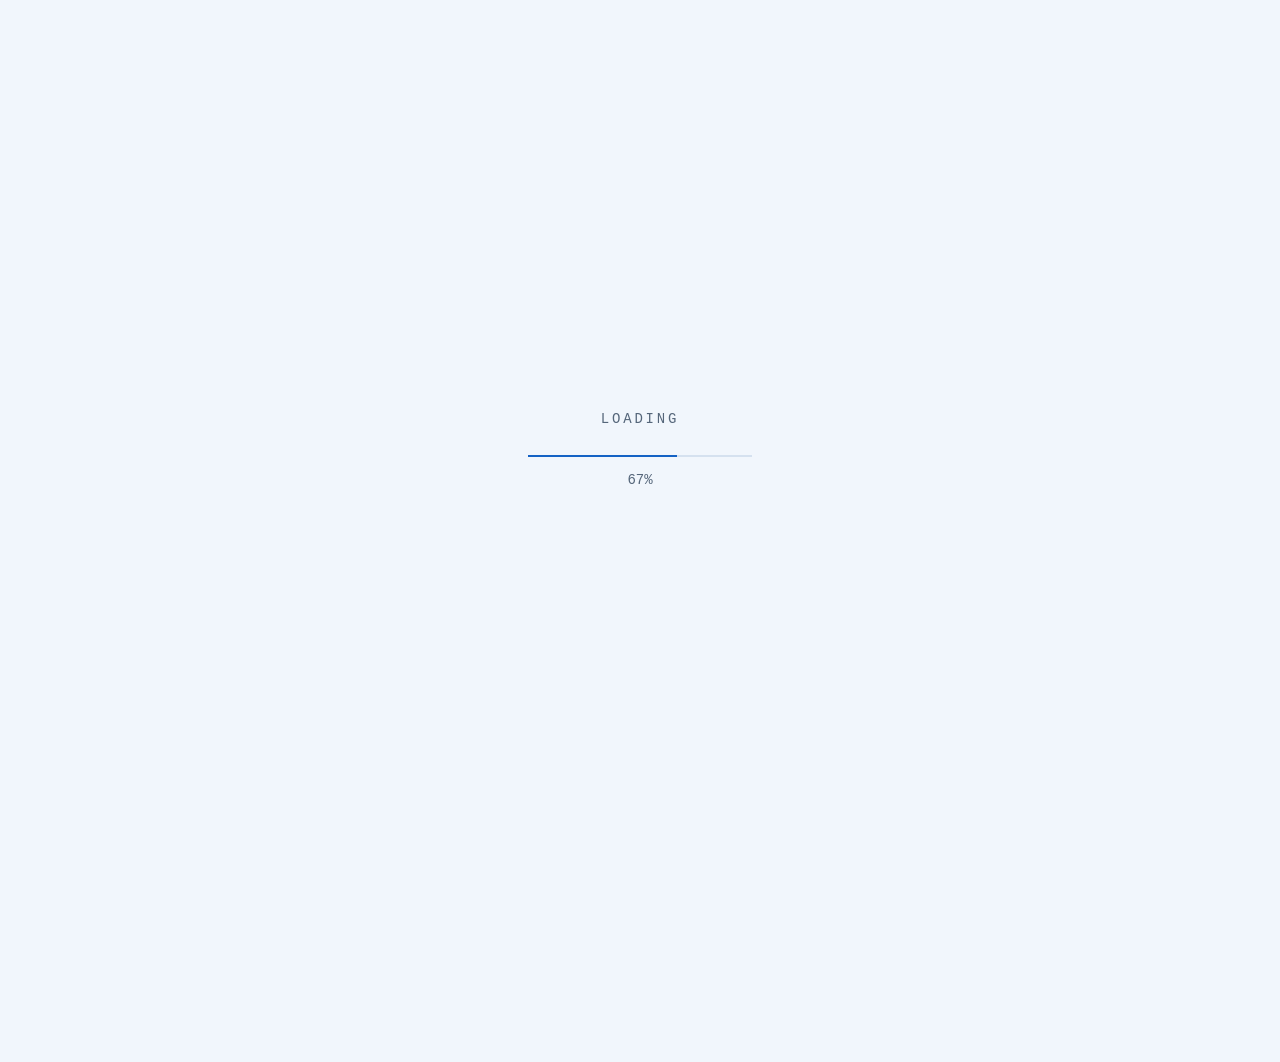
<file: index.html>
<!DOCTYPE html>
<html lang="en">
<head>
  <meta charset="UTF-8">
  <meta name="viewport" content="width=device-width, initial-scale=1.0">
  <title>Olukayode Makinde-Odusola</title>
  <meta name="description" content="Computer science student at the University of California, Davis. I build backend APIs with Python, FastAPI, and PostgreSQL.">

  <link rel="stylesheet" href="css/reset.css">
  <link rel="stylesheet" href="css/variables.css">
  <link rel="stylesheet" href="css/intro.css">
  <link rel="stylesheet" href="css/main.css">

  <script>
    // Resolve the theme before first paint, so a dark-mode visitor never sees
    // a flash of the light palette. Runs inline on purpose.
    (function () {
      try {
        // Light unless the visitor has chosen dark before.
        var dark = localStorage.getItem("theme") === "dark";
        document.documentElement.setAttribute("data-theme", dark ? "dark" : "light");
      } catch (err) {
        // No storage available; the CSS media query still handles it.
      }
    })();
  </script>
</head>
<body>

  <!-- The intro runs on the home page only, once per visit. See js/intro.js. -->
  <div class="intro" id="loading">
    <div>
      <p class="loading-label">loading</p>
      <div class="loading-bar">
        <div class="loading-bar-fill" id="loading-fill"></div>
      </div>
      <p class="loading-percent" id="loading-percent">0%</p>
    </div>
  </div>

  <div class="intro" id="click-to-continue">
    <div>
      <p class="continue-name">mak</p>
      <p class="continue-hint">click anywhere to continue</p>
    </div>
  </div>

  <header class="site-header">
    <div class="wrap">
      <p class="site-name">mak</p>

      <nav class="site-nav" aria-label="Main">
        <ul>
          <li><a href="index.html" aria-current="page">about</a></li>
          <li><a href="experience.html">experience</a></li>
          <li><a href="projects.html">projects</a></li>
          <li><a href="activities.html">activities</a></li>
        </ul>
      </nav>

      <button class="theme-toggle" id="theme-toggle" type="button" aria-label="Switch theme">
        <svg class="icon-sun" viewBox="0 0 24 24" aria-hidden="true" focusable="false">
          <path d="M12 7c-2.76 0-5 2.24-5 5s2.24 5 5 5 5-2.24 5-5-2.24-5-5-5zM2 13h2c.55 0 1-.45 1-1s-.45-1-1-1H2c-.55 0-1 .45-1 1s.45 1 1 1zm18 0h2c.55 0 1-.45 1-1s-.45-1-1-1h-2c-.55 0-1 .45-1 1s.45 1 1 1zM11 2v2c0 .55.45 1 1 1s1-.45 1-1V2c0-.55-.45-1-1-1s-1 .45-1 1zm0 18v2c0 .55.45 1 1 1s1-.45 1-1v-2c0-.55-.45-1-1-1s-1 .45-1 1zM5.99 4.58a.996.996 0 0 0-1.41 0 .996.996 0 0 0 0 1.41l1.06 1.06c.39.39 1.03.39 1.41 0s.39-1.03 0-1.41L5.99 4.58zm12.37 12.37a.996.996 0 0 0-1.41 0 .996.996 0 0 0 0 1.41l1.06 1.06c.39.39 1.03.39 1.41 0a.996.996 0 0 0 0-1.41l-1.06-1.06zm1.06-10.96a.996.996 0 0 0 0-1.41.996.996 0 0 0-1.41 0l-1.06 1.06c-.39.39-.39 1.03 0 1.41s1.03.39 1.41 0l1.06-1.06zM7.05 18.36a.996.996 0 0 0 0-1.41.996.996 0 0 0-1.41 0l-1.06 1.06c-.39.39-.39 1.03 0 1.41s1.03.39 1.41 0l1.06-1.06z"/>
        </svg>
        <svg class="icon-moon" viewBox="0 0 24 24" aria-hidden="true" focusable="false">
          <path d="M12 3a9 9 0 1 0 9 9c0-.46-.04-.92-.1-1.36a5.389 5.389 0 0 1-4.4 2.26 5.403 5.403 0 0 1-3.14-9.8c-.44-.06-.9-.1-1.36-.1z"/>
        </svg>
      </button>
    </div>
  </header>

  <main class="wrap">

    <section id="about">
      <h1 class="intro-line">Hi, I'm <span class="accent">Olukayode</span>.</h1>
      <p class="tagline">Computer Science @ University of California, Davis</p>

        <ul class="social">
          <li>
            <a href="https://github.com/KayyMak" target="_blank" rel="noopener" aria-label="GitHub">
              <svg viewBox="0 0 24 24" aria-hidden="true" focusable="false">
                <path d="M12 .297c-6.63 0-12 5.373-12 12 0 5.303 3.438 9.8 8.205 11.385.6.113.82-.258.82-.577 0-.285-.01-1.04-.015-2.04-3.338.724-4.042-1.61-4.042-1.61C4.422 18.07 3.633 17.7 3.633 17.7c-1.087-.744.084-.729.084-.729 1.205.084 1.838 1.236 1.838 1.236 1.07 1.835 2.809 1.305 3.495.998.108-.776.417-1.305.76-1.605-2.665-.3-5.466-1.332-5.466-5.93 0-1.31.465-2.38 1.235-3.22-.135-.303-.54-1.523.105-3.176 0 0 1.005-.322 3.3 1.23.96-.267 1.98-.399 3-.405 1.02.006 2.04.138 3 .405 2.28-1.552 3.285-1.23 3.285-1.23.645 1.653.24 2.873.12 3.176.765.84 1.23 1.91 1.23 3.22 0 4.61-2.805 5.625-5.475 5.92.42.36.81 1.096.81 2.22 0 1.606-.015 2.896-.015 3.286 0 .315.21.69.825.57C20.565 22.092 24 17.592 24 12.297c0-6.627-5.373-12-12-12"/>
              </svg>
            </a>
          </li>
          <li>
            <a href="https://www.linkedin.com/in/olukayodem" target="_blank" rel="noopener" aria-label="LinkedIn">
              <svg viewBox="0 0 24 24" aria-hidden="true" focusable="false">
                <path d="M20.447 20.452h-3.554v-5.569c0-1.328-.027-3.037-1.852-3.037-1.853 0-2.136 1.445-2.136 2.939v5.667H9.351V9h3.414v1.561h.046c.477-.9 1.637-1.85 3.37-1.85 3.601 0 4.267 2.37 4.267 5.455v6.286zM5.337 7.433c-1.144 0-2.063-.926-2.063-2.065 0-1.138.92-2.063 2.063-2.063 1.14 0 2.064.925 2.064 2.063 0 1.139-.925 2.065-2.064 2.065zm1.782 13.019H3.555V9h3.564v11.452zM22.225 0H1.771C.792 0 0 .774 0 1.729v20.542C0 23.227.792 24 1.771 24h20.451C23.2 24 24 23.227 24 22.271V1.729C24 .774 23.2 0 22.225 0z"/>
              </svg>
            </a>
          </li>
          <li>
            <a href="mailto:olukayodemak@gmail.com" aria-label="Email">
              <svg viewBox="0 0 24 24" aria-hidden="true" focusable="false">
                <path d="M20 4H4c-1.1 0-1.99.9-1.99 2L2 18c0 1.1.9 2 2 2h16c1.1 0 2-.9 2-2V6c0-1.1-.9-2-2-2zm0 4-8 5-8-5V6l8 5 8-5v2z"/>
              </svg>
            </a>
          </li>
        </ul>

      <div class="about-body">
        <p>
          I'm studying Computer Science at the University of California, Davis.
          Lately I have been spending my time doing full-stack development, but
          I hope to explore more of Machine Learning/AI in the future.
        </p>
      </div>
    </section>

    <section id="skills">
      <h2>Skills</h2>

      <dl class="skills">
        <dt>Languages</dt>
        <dd>Python, Java, SQL, TypeScript, JavaScript, HTML/CSS</dd>

        <dt>Technologies</dt>
        <dd>FastAPI, Flask, Pandas, React, Streamlit</dd>

        <dt>Tools</dt>
        <dd>PostgreSQL, Docker, Git, GitHub</dd>
      </dl>
    </section>

    <section id="education">
      <h2>Education</h2>

      <div class="entry">
        <h3>University of California, Davis</h3>
        <p class="entry-date">Expected June 2028</p>
        <p class="entry-org">B.S. Computer Science &middot; GPA 4.0 &middot; Davis, CA</p>
      </div>
    </section>

  </main>

  <footer class="site-footer">
    <div class="wrap">
      <p>&copy; <span id="year">2026</span> Olukayode Makinde-Odusola</p>
      <ul>
        <li><a href="https://github.com/KayyMak" target="_blank" rel="noopener">GitHub</a></li>
        <li><a href="https://www.linkedin.com/in/olukayodem" target="_blank" rel="noopener">LinkedIn</a></li>
        <li><a href="mailto:olukayodemak@gmail.com">Email</a></li>
      </ul>
    </div>
  </footer>

  <script src="js/intro.js"></script>
  <script src="js/main.js"></script>
</body>
</html>
</file>
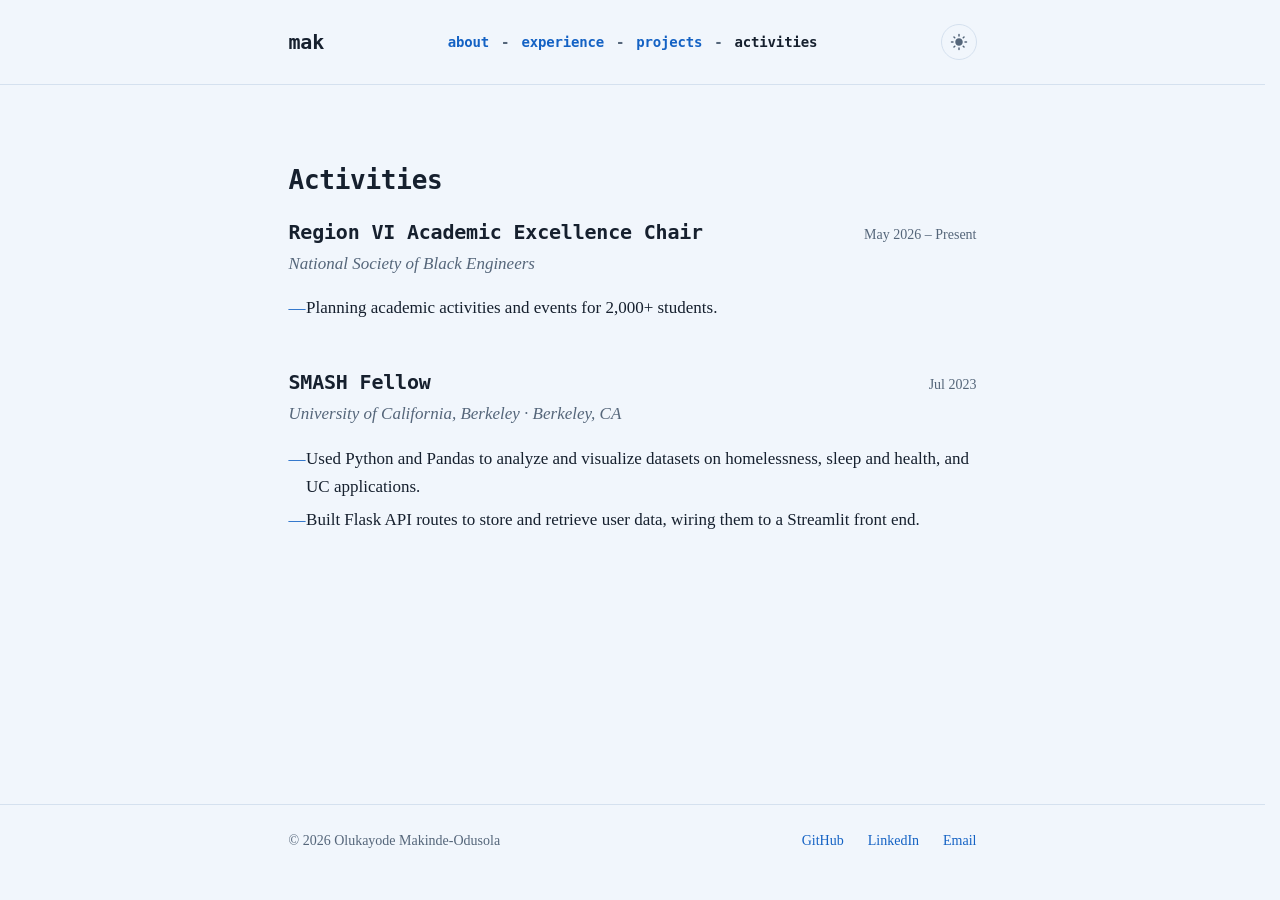
<file: activities.html>
<!DOCTYPE html>
<html lang="en">
<head>
  <meta charset="UTF-8">
  <meta name="viewport" content="width=device-width, initial-scale=1.0">
  <title>Activities — Olukayode Makinde-Odusola</title>
  <meta name="description" content="Region VI Academic Excellence Chair for the National Society of Black Engineers, and a SMASH fellow at the University of California, Berkeley.">

  <link rel="stylesheet" href="css/reset.css">
  <link rel="stylesheet" href="css/variables.css">
  <link rel="stylesheet" href="css/intro.css">
  <link rel="stylesheet" href="css/main.css">

  <script>
    // Resolve the theme before first paint, so a dark-mode visitor never sees
    // a flash of the light palette. Runs inline on purpose.
    (function () {
      try {
        // Light unless the visitor has chosen dark before.
        var dark = localStorage.getItem("theme") === "dark";
        document.documentElement.setAttribute("data-theme", dark ? "dark" : "light");
      } catch (err) {
        // No storage available; the CSS media query still handles it.
      }
    })();
  </script>
</head>
<body>

  <header class="site-header">
    <div class="wrap">
      <p class="site-name">mak</p>

      <nav class="site-nav" aria-label="Main">
        <ul>
          <li><a href="index.html">about</a></li>
          <li><a href="experience.html">experience</a></li>
          <li><a href="projects.html">projects</a></li>
          <li><a href="activities.html" aria-current="page">activities</a></li>
        </ul>
      </nav>

      <button class="theme-toggle" id="theme-toggle" type="button" aria-label="Switch theme">
        <svg class="icon-sun" viewBox="0 0 24 24" aria-hidden="true" focusable="false">
          <path d="M12 7c-2.76 0-5 2.24-5 5s2.24 5 5 5 5-2.24 5-5-2.24-5-5-5zM2 13h2c.55 0 1-.45 1-1s-.45-1-1-1H2c-.55 0-1 .45-1 1s.45 1 1 1zm18 0h2c.55 0 1-.45 1-1s-.45-1-1-1h-2c-.55 0-1 .45-1 1s.45 1 1 1zM11 2v2c0 .55.45 1 1 1s1-.45 1-1V2c0-.55-.45-1-1-1s-1 .45-1 1zm0 18v2c0 .55.45 1 1 1s1-.45 1-1v-2c0-.55-.45-1-1-1s-1 .45-1 1zM5.99 4.58a.996.996 0 0 0-1.41 0 .996.996 0 0 0 0 1.41l1.06 1.06c.39.39 1.03.39 1.41 0s.39-1.03 0-1.41L5.99 4.58zm12.37 12.37a.996.996 0 0 0-1.41 0 .996.996 0 0 0 0 1.41l1.06 1.06c.39.39 1.03.39 1.41 0a.996.996 0 0 0 0-1.41l-1.06-1.06zm1.06-10.96a.996.996 0 0 0 0-1.41.996.996 0 0 0-1.41 0l-1.06 1.06c-.39.39-.39 1.03 0 1.41s1.03.39 1.41 0l1.06-1.06zM7.05 18.36a.996.996 0 0 0 0-1.41.996.996 0 0 0-1.41 0l-1.06 1.06c-.39.39-.39 1.03 0 1.41s1.03.39 1.41 0l1.06-1.06z"/>
        </svg>
        <svg class="icon-moon" viewBox="0 0 24 24" aria-hidden="true" focusable="false">
          <path d="M12 3a9 9 0 1 0 9 9c0-.46-.04-.92-.1-1.36a5.389 5.389 0 0 1-4.4 2.26 5.403 5.403 0 0 1-3.14-9.8c-.44-.06-.9-.1-1.36-.1z"/>
        </svg>
      </button>
    </div>
  </header>

  <main class="wrap">

    <section id="activities">
      <h1 class="page-title">Activities</h1>

      <ul class="entry-list">
        <li class="entry">
          <h2>Region VI Academic Excellence Chair</h2>
          <p class="entry-date">May 2026 &ndash; Present</p>
          <p class="entry-org">National Society of Black Engineers</p>
          <ul class="bullets">
            <li>Planning academic activities and events for 2,000+ students.</li>
          </ul>
        </li>

        <li class="entry">
          <h2>SMASH Fellow</h2>
          <p class="entry-date">Jul 2023</p>
          <p class="entry-org">University of California, Berkeley &middot; Berkeley, CA</p>
          <ul class="bullets">
            <li>Used Python and Pandas to analyze and visualize datasets on homelessness, sleep and health, and UC applications.</li>
            <li>Built Flask API routes to store and retrieve user data, wiring them to a Streamlit front end.</li>
          </ul>
        </li>
      </ul>
    </section>

  </main>

  <footer class="site-footer">
    <div class="wrap">
      <p>&copy; <span id="year">2026</span> Olukayode Makinde-Odusola</p>
      <ul>
        <li><a href="https://github.com/KayyMak" target="_blank" rel="noopener">GitHub</a></li>
        <li><a href="https://www.linkedin.com/in/olukayodem" target="_blank" rel="noopener">LinkedIn</a></li>
        <li><a href="mailto:olukayodemak@gmail.com">Email</a></li>
      </ul>
    </div>
  </footer>

  <script src="js/main.js"></script>
</body>
</html>
</file>
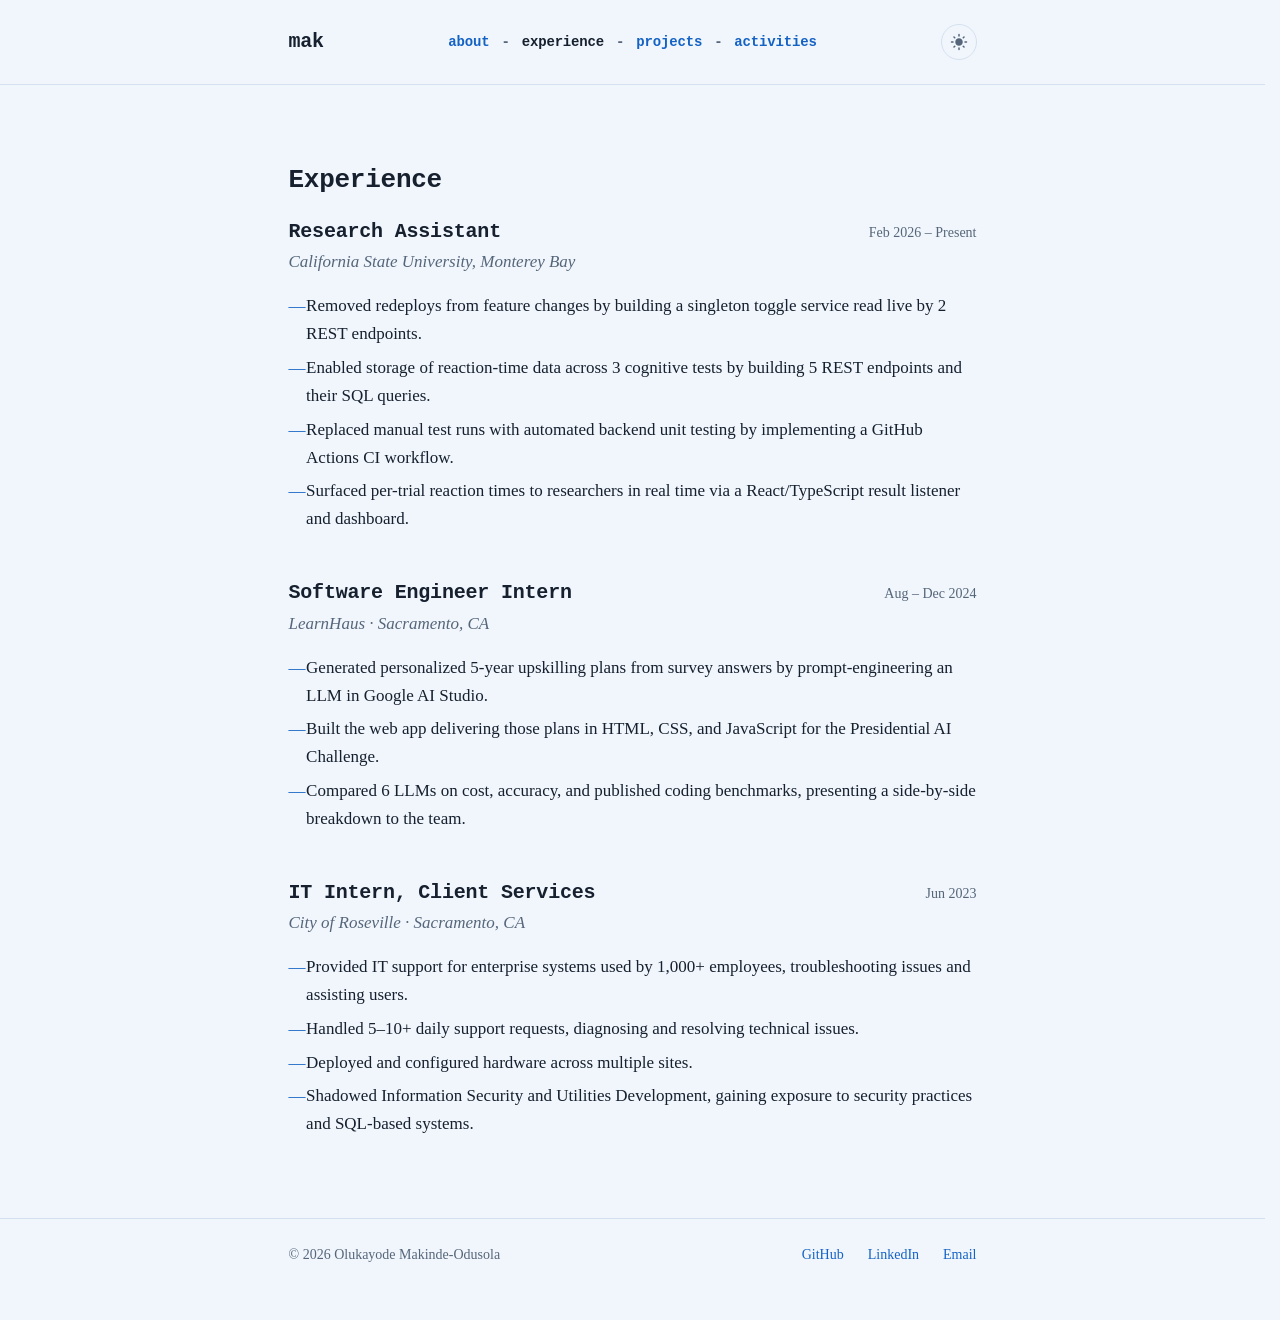
<file: experience.html>
<!DOCTYPE html>
<html lang="en">
<head>
  <meta charset="UTF-8">
  <meta name="viewport" content="width=device-width, initial-scale=1.0">
  <title>Experience — Olukayode Makinde-Odusola</title>
  <meta name="description" content="Research assistant at CSU Monterey Bay, software engineer intern at LearnHaus, IT intern for the City of Roseville.">

  <link rel="stylesheet" href="css/reset.css">
  <link rel="stylesheet" href="css/variables.css">
  <link rel="stylesheet" href="css/intro.css">
  <link rel="stylesheet" href="css/main.css">

  <script>
    // Resolve the theme before first paint, so a dark-mode visitor never sees
    // a flash of the light palette. Runs inline on purpose.
    (function () {
      try {
        // Light unless the visitor has chosen dark before.
        var dark = localStorage.getItem("theme") === "dark";
        document.documentElement.setAttribute("data-theme", dark ? "dark" : "light");
      } catch (err) {
        // No storage available; the CSS media query still handles it.
      }
    })();
  </script>
</head>
<body>

  <header class="site-header">
    <div class="wrap">
      <p class="site-name">mak</p>

      <nav class="site-nav" aria-label="Main">
        <ul>
          <li><a href="index.html">about</a></li>
          <li><a href="experience.html" aria-current="page">experience</a></li>
          <li><a href="projects.html">projects</a></li>
          <li><a href="activities.html">activities</a></li>
        </ul>
      </nav>

      <button class="theme-toggle" id="theme-toggle" type="button" aria-label="Switch theme">
        <svg class="icon-sun" viewBox="0 0 24 24" aria-hidden="true" focusable="false">
          <path d="M12 7c-2.76 0-5 2.24-5 5s2.24 5 5 5 5-2.24 5-5-2.24-5-5-5zM2 13h2c.55 0 1-.45 1-1s-.45-1-1-1H2c-.55 0-1 .45-1 1s.45 1 1 1zm18 0h2c.55 0 1-.45 1-1s-.45-1-1-1h-2c-.55 0-1 .45-1 1s.45 1 1 1zM11 2v2c0 .55.45 1 1 1s1-.45 1-1V2c0-.55-.45-1-1-1s-1 .45-1 1zm0 18v2c0 .55.45 1 1 1s1-.45 1-1v-2c0-.55-.45-1-1-1s-1 .45-1 1zM5.99 4.58a.996.996 0 0 0-1.41 0 .996.996 0 0 0 0 1.41l1.06 1.06c.39.39 1.03.39 1.41 0s.39-1.03 0-1.41L5.99 4.58zm12.37 12.37a.996.996 0 0 0-1.41 0 .996.996 0 0 0 0 1.41l1.06 1.06c.39.39 1.03.39 1.41 0a.996.996 0 0 0 0-1.41l-1.06-1.06zm1.06-10.96a.996.996 0 0 0 0-1.41.996.996 0 0 0-1.41 0l-1.06 1.06c-.39.39-.39 1.03 0 1.41s1.03.39 1.41 0l1.06-1.06zM7.05 18.36a.996.996 0 0 0 0-1.41.996.996 0 0 0-1.41 0l-1.06 1.06c-.39.39-.39 1.03 0 1.41s1.03.39 1.41 0l1.06-1.06z"/>
        </svg>
        <svg class="icon-moon" viewBox="0 0 24 24" aria-hidden="true" focusable="false">
          <path d="M12 3a9 9 0 1 0 9 9c0-.46-.04-.92-.1-1.36a5.389 5.389 0 0 1-4.4 2.26 5.403 5.403 0 0 1-3.14-9.8c-.44-.06-.9-.1-1.36-.1z"/>
        </svg>
      </button>
    </div>
  </header>

  <main class="wrap">

    <section id="experience">
      <h1 class="page-title">Experience</h1>

      <ul class="entry-list">
        <li class="entry">
          <h2>Research Assistant</h2>
          <p class="entry-date">Feb 2026 &ndash; Present</p>
          <p class="entry-org">California State University, Monterey Bay</p>
          <ul class="bullets">
            <li>Removed redeploys from feature changes by building a singleton toggle service read live by 2 REST endpoints.</li>
            <li>Enabled storage of reaction-time data across 3 cognitive tests by building 5 REST endpoints and their SQL queries.</li>
            <li>Replaced manual test runs with automated backend unit testing by implementing a GitHub Actions CI workflow.</li>
            <li>Surfaced per-trial reaction times to researchers in real time via a React/TypeScript result listener and dashboard.</li>
          </ul>
        </li>

        <li class="entry">
          <h2>Software Engineer Intern</h2>
          <p class="entry-date">Aug &ndash; Dec 2024</p>
          <p class="entry-org">LearnHaus &middot; Sacramento, CA</p>
          <ul class="bullets">
            <li>Generated personalized 5-year upskilling plans from survey answers by prompt-engineering an LLM in Google AI Studio.</li>
            <li>Built the web app delivering those plans in HTML, CSS, and JavaScript for the Presidential AI Challenge.</li>
            <li>Compared 6 LLMs on cost, accuracy, and published coding benchmarks, presenting a side-by-side breakdown to the team.</li>
          </ul>
        </li>

        <li class="entry">
          <h2>IT Intern, Client Services</h2>
          <p class="entry-date">Jun 2023</p>
          <p class="entry-org">City of Roseville &middot; Sacramento, CA</p>
          <ul class="bullets">
            <li>Provided IT support for enterprise systems used by 1,000+ employees, troubleshooting issues and assisting users.</li>
            <li>Handled 5&ndash;10+ daily support requests, diagnosing and resolving technical issues.</li>
            <li>Deployed and configured hardware across multiple sites.</li>
            <li>Shadowed Information Security and Utilities Development, gaining exposure to security practices and SQL-based systems.</li>
          </ul>
        </li>
      </ul>
    </section>

  </main>

  <footer class="site-footer">
    <div class="wrap">
      <p>&copy; <span id="year">2026</span> Olukayode Makinde-Odusola</p>
      <ul>
        <li><a href="https://github.com/KayyMak" target="_blank" rel="noopener">GitHub</a></li>
        <li><a href="https://www.linkedin.com/in/olukayodem" target="_blank" rel="noopener">LinkedIn</a></li>
        <li><a href="mailto:olukayodemak@gmail.com">Email</a></li>
      </ul>
    </div>
  </footer>

  <script src="js/main.js"></script>
</body>
</html>
</file>
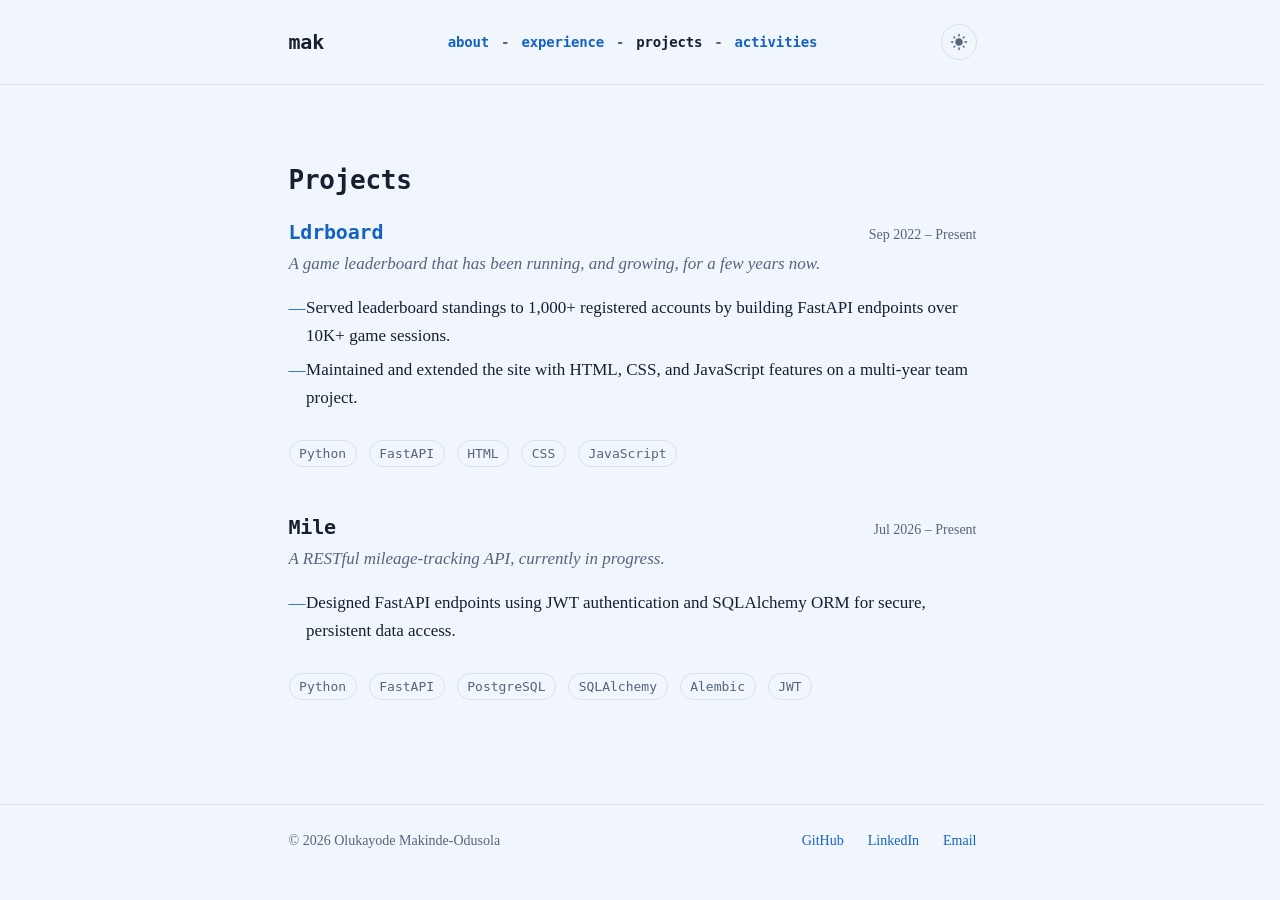
<file: projects.html>
<!DOCTYPE html>
<html lang="en">
<head>
  <meta charset="UTF-8">
  <meta name="viewport" content="width=device-width, initial-scale=1.0">
  <title>Projects — Olukayode Makinde-Odusola</title>
  <meta name="description" content="Ldrboard, a game leaderboard served by FastAPI, and Mile, a RESTful mileage-tracking API.">

  <link rel="stylesheet" href="css/reset.css">
  <link rel="stylesheet" href="css/variables.css">
  <link rel="stylesheet" href="css/intro.css">
  <link rel="stylesheet" href="css/main.css">

  <script>
    // Resolve the theme before first paint, so a dark-mode visitor never sees
    // a flash of the light palette. Runs inline on purpose.
    (function () {
      try {
        // Light unless the visitor has chosen dark before.
        var dark = localStorage.getItem("theme") === "dark";
        document.documentElement.setAttribute("data-theme", dark ? "dark" : "light");
      } catch (err) {
        // No storage available; the CSS media query still handles it.
      }
    })();
  </script>
</head>
<body>

  <header class="site-header">
    <div class="wrap">
      <p class="site-name">mak</p>

      <nav class="site-nav" aria-label="Main">
        <ul>
          <li><a href="index.html">about</a></li>
          <li><a href="experience.html">experience</a></li>
          <li><a href="projects.html" aria-current="page">projects</a></li>
          <li><a href="activities.html">activities</a></li>
        </ul>
      </nav>

      <button class="theme-toggle" id="theme-toggle" type="button" aria-label="Switch theme">
        <svg class="icon-sun" viewBox="0 0 24 24" aria-hidden="true" focusable="false">
          <path d="M12 7c-2.76 0-5 2.24-5 5s2.24 5 5 5 5-2.24 5-5-2.24-5-5-5zM2 13h2c.55 0 1-.45 1-1s-.45-1-1-1H2c-.55 0-1 .45-1 1s.45 1 1 1zm18 0h2c.55 0 1-.45 1-1s-.45-1-1-1h-2c-.55 0-1 .45-1 1s.45 1 1 1zM11 2v2c0 .55.45 1 1 1s1-.45 1-1V2c0-.55-.45-1-1-1s-1 .45-1 1zm0 18v2c0 .55.45 1 1 1s1-.45 1-1v-2c0-.55-.45-1-1-1s-1 .45-1 1zM5.99 4.58a.996.996 0 0 0-1.41 0 .996.996 0 0 0 0 1.41l1.06 1.06c.39.39 1.03.39 1.41 0s.39-1.03 0-1.41L5.99 4.58zm12.37 12.37a.996.996 0 0 0-1.41 0 .996.996 0 0 0 0 1.41l1.06 1.06c.39.39 1.03.39 1.41 0a.996.996 0 0 0 0-1.41l-1.06-1.06zm1.06-10.96a.996.996 0 0 0 0-1.41.996.996 0 0 0-1.41 0l-1.06 1.06c-.39.39-.39 1.03 0 1.41s1.03.39 1.41 0l1.06-1.06zM7.05 18.36a.996.996 0 0 0 0-1.41.996.996 0 0 0-1.41 0l-1.06 1.06c-.39.39-.39 1.03 0 1.41s1.03.39 1.41 0l1.06-1.06z"/>
        </svg>
        <svg class="icon-moon" viewBox="0 0 24 24" aria-hidden="true" focusable="false">
          <path d="M12 3a9 9 0 1 0 9 9c0-.46-.04-.92-.1-1.36a5.389 5.389 0 0 1-4.4 2.26 5.403 5.403 0 0 1-3.14-9.8c-.44-.06-.9-.1-1.36-.1z"/>
        </svg>
      </button>
    </div>
  </header>

  <main class="wrap">

    <section id="projects">
      <h1 class="page-title">Projects</h1>

      <ul class="entry-list">
        <li class="entry">
          <h2><a href="https://ldrboard.com/" target="_blank" rel="noopener">Ldrboard</a></h2>
          <p class="entry-date">Sep 2022 &ndash; Present</p>
          <p class="entry-desc">A game leaderboard that has been running, and growing, for a few years now.</p>
          <ul class="bullets">
            <li>Served leaderboard standings to 1,000+ registered accounts by building FastAPI endpoints over 10K+ game sessions.</li>
            <li>Maintained and extended the site with HTML, CSS, and JavaScript features on a multi-year team project.</li>
          </ul>
          <ul class="tags">
            <li>Python</li>
            <li>FastAPI</li>
            <li>HTML</li>
            <li>CSS</li>
            <li>JavaScript</li>
          </ul>
        </li>

        <li class="entry">
          <h2>Mile</h2>
          <p class="entry-date">Jul 2026 &ndash; Present</p>
          <p class="entry-desc">A RESTful mileage-tracking API, currently in progress.</p>
          <ul class="bullets">
            <li>Designed FastAPI endpoints using JWT authentication and SQLAlchemy ORM for secure, persistent data access.</li>
          </ul>
          <ul class="tags">
            <li>Python</li>
            <li>FastAPI</li>
            <li>PostgreSQL</li>
            <li>SQLAlchemy</li>
            <li>Alembic</li>
            <li>JWT</li>
          </ul>
        </li>
      </ul>
    </section>

  </main>

  <footer class="site-footer">
    <div class="wrap">
      <p>&copy; <span id="year">2026</span> Olukayode Makinde-Odusola</p>
      <ul>
        <li><a href="https://github.com/KayyMak" target="_blank" rel="noopener">GitHub</a></li>
        <li><a href="https://www.linkedin.com/in/olukayodem" target="_blank" rel="noopener">LinkedIn</a></li>
        <li><a href="mailto:olukayodemak@gmail.com">Email</a></li>
      </ul>
    </div>
  </footer>

  <script src="js/main.js"></script>
</body>
</html>
</file>
<file: css/variables.css>
:root {
  /* ---- Color ----
     A cool, blue-tinted paper rather than pure white, with a deeper blue
     carrying the links. Every pair below clears WCAG AA against the
     background; body text clears AAA. Swapping --accent for a warmer hue
     is a one-line change if you ever want the links to pop more. */
  --bg: #f1f6fc;
  --surface: #ffffff;
  --text: #16202e;
  --text-muted: #55667a;
  --accent: #1462c4;
  --rule: #d5e1ef;

  /* ---- Type ---- */
  --font-body: Georgia, "Iowan Old Style", "Times New Roman", serif;
  --font-mono: ui-monospace, "SF Mono", "Cascadia Mono", Consolas, monospace;

  --step--1: 0.875rem;
  --step-0: 1.0625rem;
  --step-1: 1.25rem;
  --step-2: 1.625rem;
  --step-3: 2.25rem;

  /* ---- Layout ---- */
  --measure: 46rem;
  --gutter: 1.5rem;
  --space-sm: 0.75rem;
  --space-md: 1.5rem;
  --space-lg: 3rem;
  --space-xl: 5rem;
}

/* Dark mode: same layout, same relationships, inverted.

   The site opens light for everyone. Dark applies only when the toggle has
   written data-theme="dark", so the operating system's preference is
   deliberately not consulted. */
:root[data-theme="dark"] {
  --bg: #0f151d;
  --surface: #151d27;
  --text: #e7edf5;
  --text-muted: #94a3b6;
  --accent: #72b4ff;
  --rule: #253141;
}
</file>
<file: css/intro.css>
/* ==========================================================================
   Intro
   The loading screen and the "click to continue" screen. Both are full-screen
   overlays that sit on top of the page; JS swaps the .visible class between
   them (see js/intro.js).

   They start hidden, so if JS never runs the page is still perfectly usable.
   ========================================================================== */

.intro {
  position: fixed;
  inset: 0;
  z-index: 100;

  display: grid;
  place-items: center;
  text-align: center;
  padding: var(--gutter);

  background: var(--bg);
  font-family: var(--font-mono);

  opacity: 0;
  visibility: hidden;
  pointer-events: none;
  transition: opacity 0.6s ease, visibility 0.6s linear;
}

.intro.visible {
  opacity: 1;
  visibility: visible;
  pointer-events: auto;
}

/* While an intro screen is up, lock scrolling and hold the page back. */
body.intro-active {
  overflow: hidden;
}

body.intro-active .site-header,
body.intro-active main,
body.intro-active .site-footer {
  opacity: 0;
}

/* ---- Loading screen ---- */

.loading-label {
  font-size: var(--step--1);
  letter-spacing: 0.2em;
  text-transform: uppercase;
  color: var(--text-muted);
}

.loading-bar {
  width: min(14rem, 60vw);
  height: 2px;
  margin-top: var(--space-md);
  background: var(--rule);
  overflow: hidden;
}

/* JS sets the width frame by frame — see render() in js/intro.js. The
   transition just smooths the jump when the bar completes on page load. */
.loading-bar-fill {
  height: 100%;
  width: 0;
  background: var(--accent);
  transition: width 0.2s linear;
}

.loading-percent {
  margin-top: var(--space-sm);
  font-size: var(--step--1);
  color: var(--text-muted);
  /* Keeps the digits from jittering as the number climbs. */
  font-variant-numeric: tabular-nums;
}

/* ---- Click-to-continue screen ---- */

#click-to-continue {
  cursor: pointer;
}

.continue-name {
  font-size: var(--step-3);
  font-weight: 600;
  /* Both match .site-name so the word lands on the wordmark exactly. The
     line-height matters as much as the tracking: the flight aligns boxes,
     and a taller box puts the glyphs lower inside it, which showed up as a
     small jump when the real wordmark took over. */
  letter-spacing: -0.01em;
  line-height: 1.2;

  /* inline-block so the box hugs the word: the flight measures this rect,
     and a full-width block would put its left edge in the wrong place.
     The origin matches, so translate + scale map corner to corner. */
  display: inline-block;
  transform-origin: left top;
}

/* ---- Handoff: the name flies to the header wordmark ----
   The backdrop clears while the name is still travelling, so the page is
   revealed underneath it rather than after it. */
#click-to-continue.exiting {
  background-color: transparent;
  pointer-events: none;
  transition: background-color 0.5s ease;
}

#click-to-continue.exiting .continue-hint {
  opacity: 0;
  animation: none;
  transition: opacity 0.2s ease;
}

/* The real wordmark waits, hidden but still occupying its space, so the
   flight has something to aim at and nothing doubles up on landing. */
.site-name.handing-off {
  visibility: hidden;
}

/* Once the word has landed the overlay has no job left, so it goes at once.
   Letting it fade instead would drop .exiting mid-fade, snapping the
   backdrop back to opaque while the overlay was still on screen — a
   full-height flash of background right after the animation finished. */
.intro.finished {
  display: none;
}

.continue-hint {
  margin-top: var(--space-md);
  font-size: var(--step--1);
  letter-spacing: 0.15em;
  text-transform: uppercase;
  color: var(--text-muted);
  animation: hint-pulse 2.6s ease-in-out infinite;
}

/* A title screen waiting for input: fade up, hold bright, fade out, hold
   dark. The flat stretches are what make it read as a deliberate prompt
   rather than a constant shimmer. */
@keyframes hint-pulse {
  0%,  8%   { opacity: 0; }
  38%, 58%  { opacity: 1; }
  88%, 100% { opacity: 0; }
}

/* Respect a visitor's reduced-motion setting. The bar still fills, since
   that reports real progress rather than decorating. */
@media (prefers-reduced-motion: reduce) {
  .intro,
  .site-header,
  main,
  .site-footer {
    transition-duration: 0.01ms;
  }

  .continue-hint {
    animation: none;
  }
}
</file>
<file: css/main.css>
@import url("reset.css");

/* ==========================================================================
   Base
   ========================================================================== */

/* Reserve room for the scrollbar on every page. Without this, a short page
   has no scrollbar and a long one does, and the centered column jumps
   sideways by the scrollbar's width as you move between them. */
html {
  overflow-y: scroll;
}

@supports (scrollbar-gutter: stable) {
  html {
    overflow-y: auto;
    scrollbar-gutter: stable;
  }
}

body {
  background: var(--bg);
  color: var(--text);
  font-family: var(--font-body);
  font-size: var(--step-0);
  line-height: 1.65;
  -webkit-font-smoothing: antialiased;

  /* Hold the footer at the bottom of the viewport regardless of how short
     the page is. main takes the leftover height. */
  display: flex;
  flex-direction: column;
  min-height: 100vh;
}

main {
  flex: 1 0 auto;
}

/* Everything shares one narrow, centered column. */
.wrap {
  width: 100%;
  max-width: var(--measure);
  margin-inline: auto;
  padding-inline: var(--gutter);
}

a {
  color: var(--accent);
}

a:hover,
a:focus-visible {
  text-decoration: underline;
  text-underline-offset: 0.2em;
}

abbr {
  text-decoration: none;
  cursor: help;
}

/* Section headings and other structural text use the mono face. */
h1, h2, h3,
.site-name,
.site-nav {
  font-family: var(--font-mono);
  font-weight: 600;
  letter-spacing: -0.01em;
  line-height: 1.2;
}

/* The intro overlays fade these in once the visitor continues.
   See intro.css for the state classes. */
.site-header,
main,
.site-footer {
  transition: opacity 0.8s ease 0.15s;
}

/* ==========================================================================
   Header
   ========================================================================== */

.site-header {
  padding-block: var(--space-md);
  border-bottom: 1px solid var(--rule);
  margin-bottom: var(--space-xl);
}

/* Three columns with equal outer tracks, so the nav is centered against the
   bar itself rather than against whatever is left over beside the wordmark.
   Flex auto-margins could not do this: the wordmark and the toggle are
   different widths, so the nav would sit off-center. */
.site-header .wrap {
  display: grid;
  grid-template-columns: 1fr auto 1fr;
  align-items: center;
  gap: var(--space-md);
}

.site-nav {
  justify-self: center;
}

/* Sits alone at the far right of the bar, with the wordmark and nav grouped
   together on the left. Styled to match the circular social icons. */
.theme-toggle {
  justify-self: end;
  display: grid;
  place-items: center;
  width: 2.25rem;
  height: 2.25rem;
  border: 1px solid var(--rule);
  border-radius: 999px;
  color: var(--text-muted);
  transition: color 0.2s ease, border-color 0.2s ease;
}

.theme-toggle:hover,
.theme-toggle:focus-visible {
  color: var(--accent);
  border-color: var(--accent);
}

.theme-toggle svg {
  width: 1.125rem;
  height: 1.125rem;
  fill: currentColor;
}

/* Show the mark for the theme currently in effect: sun in light, moon in
   dark. The head script sets data-theme before first paint. */
.theme-toggle .icon-moon {
  display: none;
}

:root[data-theme="dark"] .theme-toggle .icon-sun {
  display: none;
}

:root[data-theme="dark"] .theme-toggle .icon-moon {
  display: block;
}


.site-name {
  font-size: var(--step-1);
  color: var(--text);
}

.site-nav ul {
  display: flex;
  flex-wrap: wrap;
  gap: var(--space-sm);
  font-size: var(--step--1);
}

/* The page you're already on reads as plain text, not an invitation. */
.site-nav a[aria-current="page"] {
  color: var(--text);
}

.site-nav a[aria-current="page"]:hover {
  text-decoration: none;
  cursor: default;
}

/* The little dashes between nav links, like " about - projects - github ". */
.site-nav li + li::before {
  content: "-";
  color: var(--text-muted);
  margin-right: var(--space-sm);
}

/* ==========================================================================
   About section
   ========================================================================== */

section {
  margin-bottom: var(--space-xl);
}

section > h2,
.page-title {
  font-size: var(--step-2);
  margin-bottom: var(--space-md);
}

.intro-line {
  font-size: var(--step-3);
  line-height: 1.25;
  margin-bottom: var(--space-md);
}

.intro-line .accent {
  color: var(--accent);
}

.tagline {
  font-family: var(--font-mono);
  font-size: var(--step--1);
  color: var(--text-muted);
  margin-bottom: var(--space-md);
}

.social {
  display: flex;
  gap: var(--space-sm);
  margin-bottom: var(--space-lg);
}

.social a {
  display: grid;
  place-items: center;
  width: 2.25rem;
  height: 2.25rem;
  border: 1px solid var(--rule);
  border-radius: 999px;
  color: var(--text-muted);
  transition: color 0.2s ease, border-color 0.2s ease;
}

.social a:hover,
.social a:focus-visible {
  color: var(--accent);
  border-color: var(--accent);
  text-decoration: none;
}

/* currentColor lets one icon work in both themes and on hover. */
.social svg {
  width: 1.0625rem;
  height: 1.0625rem;
  fill: currentColor;
}

.about-body p + p {
  margin-top: var(--space-md);
}

/* ==========================================================================
   Entries — shared by experience, projects, activities, and education
   ========================================================================== */

.entry-list {
  display: flex;
  flex-direction: column;
  gap: var(--space-lg);
}

/* Title on the left, date pinned to the right, everything else full width. */
.entry {
  display: grid;
  grid-template-columns: 1fr auto;
  gap: 0.25rem var(--space-md);
  align-items: baseline;
}

.entry h2,
.entry h3 {
  font-size: var(--step-1);
}

.entry-date {
  font-size: var(--step--1);
  color: var(--text-muted);
  white-space: nowrap;
}

.entry-org,
.entry-desc {
  grid-column: 1 / -1;
  font-style: italic;
  color: var(--text-muted);
}

.bullets {
  grid-column: 1 / -1;
  margin-top: var(--space-sm);
  display: flex;
  flex-direction: column;
  gap: 0.35rem;
}

.bullets li {
  position: relative;
  padding-left: 1.1rem;
}

/* The reset strips list markers, so draw our own. */
.bullets li::before {
  content: "\2014";          /* em dash */
  position: absolute;
  left: 0;
  color: var(--accent);
}

.tags {
  grid-column: 1 / -1;
  display: flex;
  flex-wrap: wrap;
  gap: var(--space-sm);
  margin-top: var(--space-md);
  font-family: var(--font-mono);
  font-size: 0.8125rem;
  color: var(--text-muted);
}

.tags li {
  border: 1px solid var(--rule);
  border-radius: 999px;
  padding: 0.1rem 0.6rem;
}

/* ==========================================================================
   Skills
   ========================================================================== */

.skills {
  display: grid;
  grid-template-columns: max-content 1fr;
  gap: var(--space-sm) var(--space-md);
}

.skills dt {
  font-family: var(--font-mono);
  font-size: var(--step--1);
  color: var(--text-muted);
  padding-top: 0.15rem;
}

/* ==========================================================================
   Footer
   ========================================================================== */

.site-footer {
  border-top: 1px solid var(--rule);
  padding-block: var(--space-md) var(--space-lg);
  font-size: var(--step--1);
  color: var(--text-muted);
}

.site-footer .wrap {
  display: flex;
  flex-wrap: wrap;
  justify-content: space-between;
  gap: var(--space-sm);
}

.site-footer ul {
  display: flex;
  gap: var(--space-md);
}

/* ==========================================================================
   Small screens
   ========================================================================== */

@media (max-width: 34rem) {
  :root {
    --step-3: 1.875rem;
    --space-xl: 3.5rem;
  }

  /* Too narrow for three columns: let the bar wrap instead. */
  .site-header .wrap {
    display: flex;
    flex-wrap: wrap;
    align-items: center;
    gap: var(--space-sm) var(--space-md);
  }

  .site-nav {
    justify-self: auto;
  }

  .theme-toggle {
    margin-left: auto;
  }

  .entry {
    grid-template-columns: 1fr;
  }

  .skills {
    grid-template-columns: 1fr;
    gap: 0.15rem;
  }

  .skills dd + dt {
    margin-top: var(--space-sm);
  }
}
</file>
